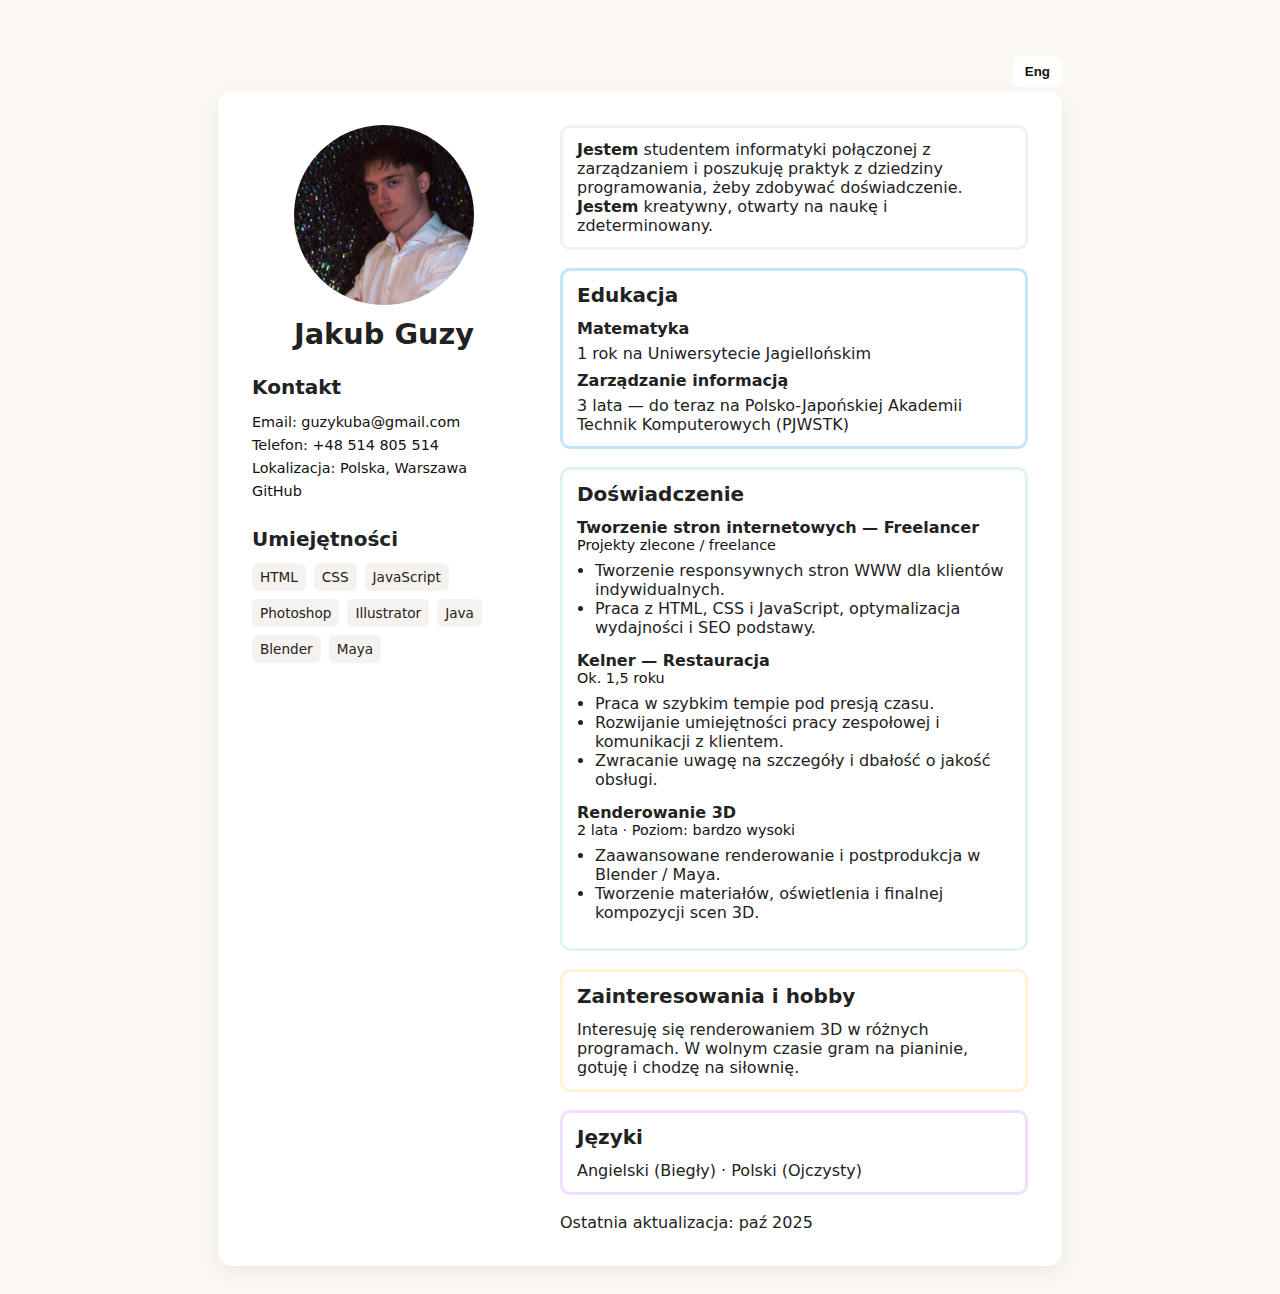
<file: index.html>
<!doctype html>
<html lang="en">
<head>
	<meta charset="utf-8">
	<meta name="viewport" content="width=device-width,initial-scale=1">
	<title>Your Name — CV</title>
	<meta name="description" content="Curriculum Vitae of Your Name">
	<link rel="stylesheet" href="styles.css">
</head>
<body>
	<div class="container">
		<div class="controls">
			<button id="langToggle" class="btn" aria-pressed="false">Eng</button>
		</div>

		<article class="cv-card" role="article" aria-label="Curriculum Vitae">
			<aside class="left" aria-label="Sidebar">
				<div class="avatar">
					<img src="IMG_9555.jpg" alt="Zdjęcie Jakuba" id="avatar">
				</div>
				<div class="name-under-photo" aria-hidden="false">
					Jakub Guzy
				</div>

				<div class="section" aria-labelledby="contact-heading">
					<h3 id="contact-heading" data-pl="Kontakt" data-en="Contact">Kontakt</h3>
					<div class="contact">
						<div><span class="c-label" data-pl="Email: " data-en="Email: ">Email: </span><a href="mailto:guzykuba@gmail.com">guzykuba@gmail.com</a></div>
						<div><span class="c-label" data-pl="Telefon: " data-en="Phone: ">Telefon: </span><a href="tel:+48514805514">+48 514 805 514</a></div>
						<div><span class="c-label" data-pl="Lokalizacja: " data-en="Location: ">Lokalizacja: </span>Polska, Warszawa</div>
						<div><a href="https://github.com/xlucifx" aria-label="GitHub" target="_blank" rel="noopener">GitHub</a></div>
					</div>
				</div>

				<div class="section" aria-labelledby="skills-heading">
					<h3 id="skills-heading" data-pl="Umiejętności" data-en="Skills">Umiejętności</h3>
					<div class="skill-list" aria-hidden="false">
						<span class="skill">HTML</span>
						<span class="skill">CSS</span>
						<span class="skill">JavaScript</span>
						<span class="skill">Photoshop</span>
						<span class="skill">Illustrator</span>
						<span class="skill">Java</span>
						<span class="skill">Blender</span>
						<span class="skill">Maya</span>
					</div>
				</div>

			</aside>

			<main class="right">
				<section class="summary" aria-labelledby="summary-heading">
					<h3 id="summary-heading" class="sr-only" data-pl="Profil" data-en="Profile">Profil</h3>
					<p id="profile" data-pl="<strong>Jestem</strong> studentem informatyki połączonej z zarządzaniem i poszukuję praktyk z dziedziny programowania, żeby zdobywać doświadczenie. Jestem kreatywny, otwarty na naukę i zdeterminowany." data-en="<strong>I am</strong> a Computer Science and Management student seeking programming internships to gain practical experience. I am creative, eager to learn, and determined."><strong>Jestem</strong> studentem informatyki połączonej z zarządzaniem i poszukuję praktyk z dziedziny programowania, żeby zdobywać doświadczenie. <strong>Jestem</strong> kreatywny, otwarty na naukę i zdeterminowany.</p>
				</section>

				<section class="section" aria-labelledby="education-heading">
					<h3 id="education-heading" data-pl="Edukacja" data-en="Education">Edukacja</h3>
					<div>
						<strong id="edu1-title" data-pl="Matematyka" data-en="Mathematics">Matematyka</strong>
						<div id="edu1-meta" class="muted" data-pl="1 rok na Uniwersytecie Jagiellońskim" data-en="1 year at the Jagiellonian University">1 rok na Uniwersytecie Jagiellońskim</div>
					</div>
					<div style="margin-top:8px">
						<strong id="edu2-title" data-pl="Zarządzanie informacją" data-en="Information Management">Zarządzanie informacją</strong>
						<div id="edu2-meta" class="muted" data-pl="3 lata — do teraz na Polsko-Japońskiej Akademii Technik Komputerowych (PJWSTK)" data-en="3 years — currently at the Polish-Japanese Academy of Information Technology (PJWSTK)">3 lata — do teraz na Polsko-Japońskiej Akademii Technik Komputerowych (PJWSTK)</div>
					</div>
				</section>

				<section class="section" aria-labelledby="experience-heading">
					<h3 id="experience-heading" data-pl="Doświadczenie" data-en="Experience">Doświadczenie</h3>

					<div class="job">
						<div id="role1" class="role" data-pl="Tworzenie stron internetowych — Freelancer" data-en="Website development — Freelancer">Tworzenie stron internetowych — Freelancer</div>
						<div id="meta1" class="meta" data-pl="Projekty zlecone / freelance" data-en="Commissioned projects / freelance">Projekty zlecone / freelance</div>
						<ul class="bullet">
							<li id="r1l1" data-pl="Tworzenie responsywnych stron WWW dla klientów indywidualnych." data-en="Creating responsive websites for individual clients.">Tworzenie responsywnych stron WWW dla klientów indywidualnych.</li>
							<li id="r1l2" data-pl="Praca z HTML, CSS i JavaScript i optymalizacja wydajności." data-en="Working with HTML, CSS and JavaScript; performance optimization and basic SEO.">Praca z HTML, CSS i JavaScript, optymalizacja wydajności i SEO podstawy.</li>
						</ul>
					</div>

					<div class="job">
						<div id="role2" class="role" data-pl="Kelner — Restauracja" data-en="Waiter — Restaurant">Kelner — Restauracja</div>
						<div id="meta2" class="meta" data-pl="Ok. 1,5 roku" data-en="~1.5 years">Ok. 1,5 roku</div>
						<ul class="bullet">
							<li id="r2l1" data-pl="Praca w szybkim tempie pod presją czasu." data-en="Working in a fast-paced, high-pressure environment.">Praca w szybkim tempie pod presją czasu.</li>
							<li id="r2l2" data-pl="Rozwijanie umiejętności pracy zespołowej i komunikacji z klientem." data-en="Developing teamwork and customer communication skills.">Rozwijanie umiejętności pracy zespołowej i komunikacji z klientem.</li>
							<li id="r2l3" data-pl="Zwracanie uwagę na szczegóły i dbałość o jakość obsługi." data-en="Attention to detail and commitment to service quality.">Zwracanie uwagę na szczegóły i dbałość o jakość obsługi.</li>
						</ul>
					</div>

					<div class="job">
						<div id="role3" class="role" data-pl="Renderowanie 3D" data-en="3D Rendering">Renderowanie 3D</div>
						<div id="meta3" class="meta" data-pl="2 lata · Poziom: bardzo wysoki" data-en="2 years · Level: advanced">2 lata · Poziom: bardzo wysoki</div>
						<ul class="bullet">
							<li id="r3l1" data-pl="Zaawansowane renderowanie i postprodukcja w Blender / Maya." data-en="Advanced rendering and post-production in Blender / Maya.">Zaawansowane renderowanie i postprodukcja w Blender / Maya.</li>
							<li id="r3l2" data-pl="Tworzenie materiałów, oświetlenia i finalnej kompozycji scen 3D." data-en="Creating materials, lighting and final composition of 3D scenes.">Tworzenie materiałów, oświetlenia i finalnej kompozycji scen 3D.</li>
						</ul>
					</div>
				</section>

				<section class="section" aria-labelledby="hobby-heading">
					<h3 id="hobby-heading" data-pl="Zainteresowania i hobby" data-en="Interests & hobbies">Zainteresowania i hobby</h3>
					<div id="hobby-meta" class="muted" data-pl="Interesuję się renderowaniem 3D w różnych programach. W wolnym czasie gram na pianinie, gotuję i chodzę na siłownię." data-en="I am interested in 3D rendering across various software. In my free time I play piano, cook and go to the gym.">Interesuję się renderowaniem 3D w różnych programach. W wolnym czasie gram na pianinie, gotuję i chodzę na siłownię.</div>
				</section>

				<section class="section" aria-labelledby="lang-heading">
					<h3 id="lang-heading" data-pl="Języki" data-en="Languages">Języki</h3>
					<div id="lang-meta" class="muted" data-pl="Angielski (Biegły) · Polski (Ojczysty)" data-en="English (Fluent) · Polish (Native)">Angielski (Biegły) · Polski (Ojczysty)</div>
				</section>

				<footer style="margin-top:18px" class="muted" id="cv-footer" data-pl="Ostatnia aktualizacja: paź 2025" data-en="Last updated: Oct 2025">Ostatnia aktualizacja: paź 2025</footer>
			</main>
		</article>
	</div>

	<script src="script.js"></script>

</body>
</html>
</file>
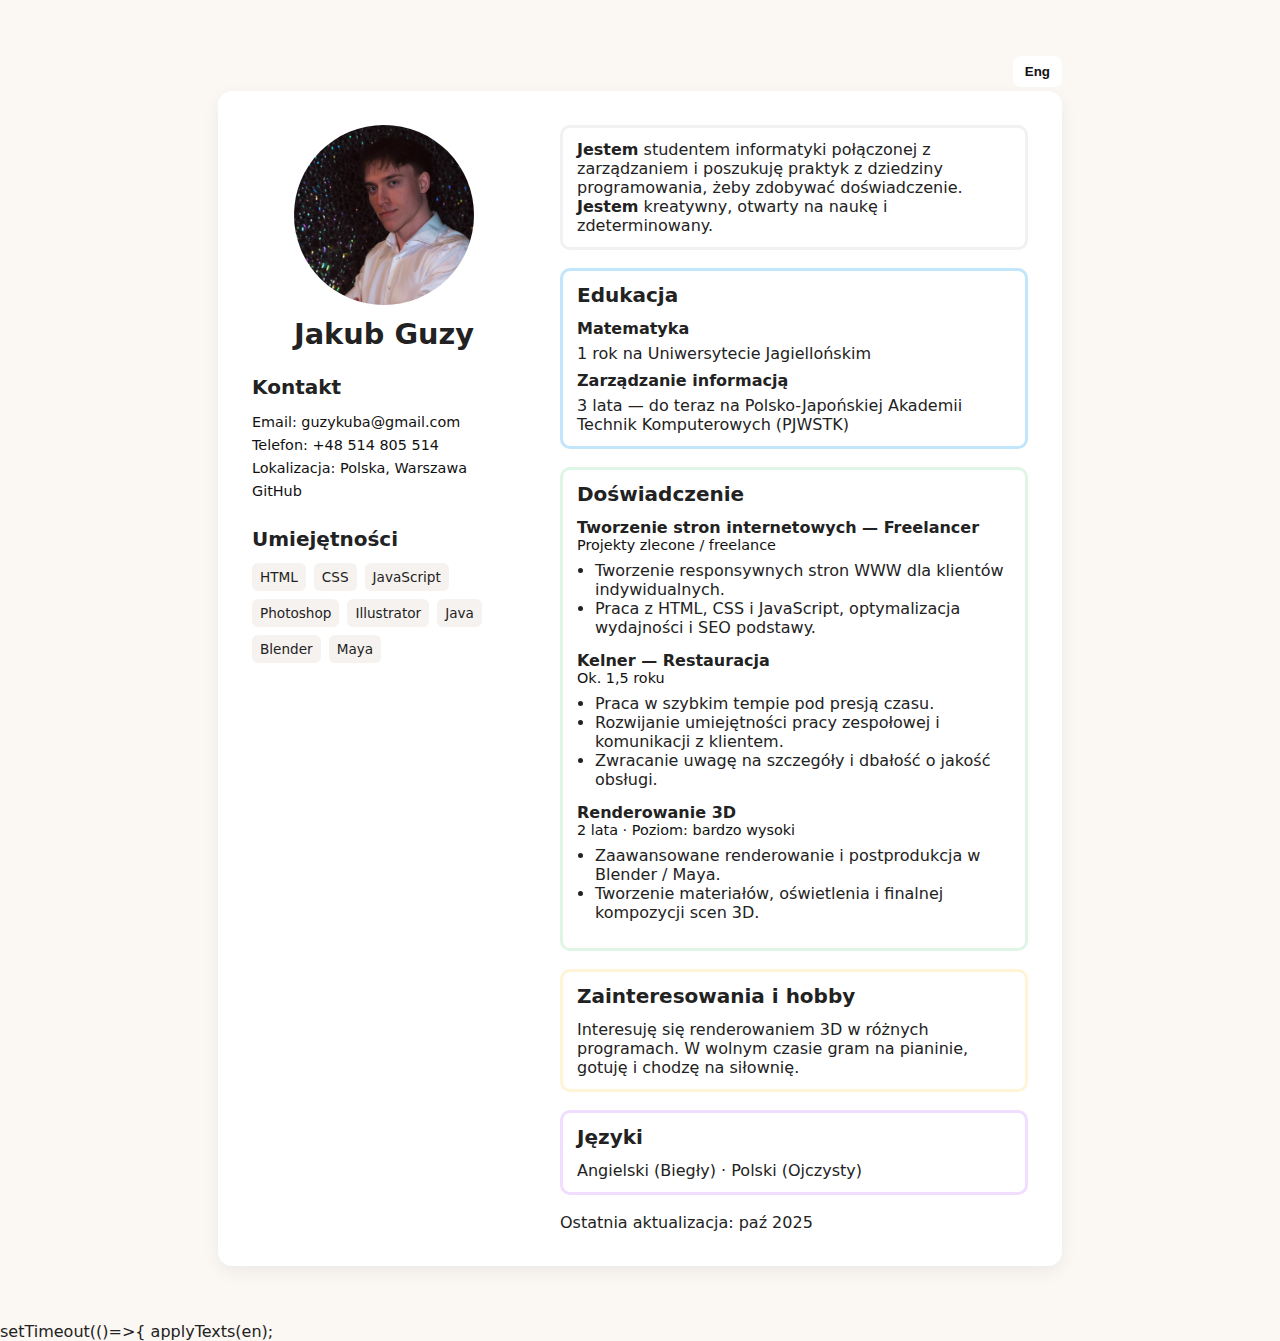
<file: cv.html>
<!doctype html>
<html lang="en">
<head>
	<meta charset="utf-8">
	<meta name="viewport" content="width=device-width,initial-scale=1">
	<title>Your Name — CV</title>
	<!doctype html>
	<html lang="en">
	<head>
		<meta charset="utf-8">
		<meta name="viewport" content="width=device-width,initial-scale=1">
		<title>Your Name — CV</title>
		<meta name="description" content="Curriculum Vitae of Your Name">
		<style>
			:root{
				--bg: #fbf7f3;
				--card: #ffffff;
				--skill-bg: #f6f2ef;
				--muted: #111111;
				--accent: #111111;
				--text: #222222;
				--glass: rgba(0,0,0,0.06);
				--btn-text: #ffffff;
				--max-width:900px;
				color-scheme: light;
				font-family: Inter, system-ui, -apple-system, "Segoe UI", Roboto, "Helvetica Neue", Arial;
			}
			*{box-sizing:border-box}
			html,body{height:100%;margin:0;background:var(--bg);color:var(--text);-webkit-font-smoothing:antialiased}
			.container{max-width:var(--max-width);margin:28px auto;padding:28px}

			.cv-card{display:grid;grid-template-columns:280px 1fr;gap:28px;background:var(--card);border-radius:14px;padding:26px;box-shadow:0 6px 18px rgba(16,24,40,0.06);overflow:visible}

			.left{padding:8px}
			.left .name-under-photo{ text-align:center; margin-top:12px; font-size:1.8rem; font-weight:600 }
			.avatar{width:100%;display:flex;justify-content:center}
			.avatar img{width:180px;height:180px;border-radius:50%;object-fit:cover;border:none;background:var(--card)}
			h1{font-size:1.6rem;margin:12px 0 2px}
			h2.title{font-size:1rem;color:var(--muted);margin:0 0 12px}
			.contact{font-size:0.9rem;color:var(--muted);line-height:1.6}
			.section{margin-top:24px}
			.section h3{font-size:1.25rem;margin:0 0 12px}
			.pill{display:inline-block;background:#eef7f7;color:var(--accent);padding:6px 10px;border-radius:999px;font-weight:600;font-size:0.85rem}

			.right{padding:8px}
			.summary{background:var(--card);padding:12px 14px;border-radius:10px;border:3px solid rgba(16,24,40,0.06);margin-bottom:18px}
			.summary p{margin:0}
			.sr-only{position:absolute;width:1px;height:1px;padding:0;margin:-1px;overflow:hidden;clip:rect(0,0,0,0);white-space:nowrap;border:0}
			.summary h3{font-size:1.9rem;margin:0 0 10px;font-weight:600}

			.job{margin-bottom:14px}
			.job .role{font-weight:700}
			.job .meta{font-size:0.9rem;color:var(--muted)}
			.bullet{margin:8px 0 0;padding-left:18px}
			.skill-list{display:flex;flex-wrap:wrap;gap:8px}
			.skill{background:var(--skill-bg);padding:6px 8px;border-radius:6px;font-size:0.85rem;color:var(--text)}

			@media (max-width:760px){
				.cv-card{grid-template-columns:1fr;gap:14px;padding:18px}
				.avatar img{width:140px;height:140px}
			}

			.muted{color:var(--text)}

			section[aria-labelledby="education-heading"],
			section[aria-labelledby="experience-heading"],
			section[aria-labelledby="hobby-heading"],
			section[aria-labelledby="lang-heading"]{
				border-radius:10px;
				padding:12px 14px;
				margin-top:18px;
				border-top:0;
				background:var(--card);
				position:relative;
				z-index:1;
				overflow:visible;
			}

			section[aria-labelledby="education-heading"],
			section[aria-labelledby="experience-heading"],
			section[aria-labelledby="hobby-heading"],
			section[aria-labelledby="lang-heading"],
			section[aria-labelledby="contact-heading"],
			section[aria-labelledby="skills-heading"],
			.summary{
				transition:transform .18s ease, box-shadow .18s ease;
				transform-origin:center top;
			}
			section[aria-labelledby="education-heading"]:hover,
			section[aria-labelledby="experience-heading"]:hover,
			section[aria-labelledby="hobby-heading"]:hover,
			section[aria-labelledby="lang-heading"]:hover,
			section[aria-labelledby="contact-heading"]:hover,
			section[aria-labelledby="skills-heading"]:hover,
			.summary:hover{
				transform: translateY(-3px) scale(1.01);
				box-shadow:0 14px 30px rgba(16,24,40,0.09);
			}

			section[aria-labelledby="education-heading"]{border:3px solid #c1e5fa}
			section[aria-labelledby="experience-heading"]{border:3px solid #dff6e6}
			section[aria-labelledby="hobby-heading"]{border:3px solid #fff4d6}
			section[aria-labelledby="lang-heading"]{border:3px solid #f0ddff}

			section[aria-labelledby="contact-heading"],
			section[aria-labelledby="skills-heading"]{
				background:var(--card);
				border-radius:10px;
				padding:12px 14px;
				margin-top:18px;
				box-shadow: 0 0 0 3px rgba(16,24,40,0.06);
			}
			section[aria-labelledby="contact-heading"]{border:3px solid #cfe8ff}
			section[aria-labelledby="skills-heading"]{border:3px solid #dff6e6}

			section[aria-labelledby="education-heading"] strong{display:block;font-size:1rem;margin-bottom:6px}
		a{color:var(--accent);text-decoration:none}
		.controls{display:flex;gap:8px;justify-content:flex-end}
			.btn{background:var(--accent);color:var(--btn-text);padding:8px 12px;border-radius:8px;border:0;cursor:pointer;font-weight:600}
			#langToggle{background:#ffffff;color:var(--accent);border:0;margin:0 0 4px 0;padding:8px 12px}
			[data-en]{transition:opacity .22s ease;opacity:1}
		.btn.secondary{background:transparent;color:var(--muted);border:1px solid rgba(255,255,255,0.06);}
		</style>
	</head>
	<body>
		<div class="container">
			<div class="controls">
				<button id="langToggle" class="btn" aria-pressed="false">Eng</button>
			</div>

			<article class="cv-card" role="article" aria-label="Curriculum Vitae">
				<aside class="left" aria-label="Sidebar">
					<div class="avatar">
						<img src="IMG_9555.jpg" alt="Zdjęcie Jakuba" id="avatar">
					</div>
					<div class="name-under-photo" aria-hidden="false">
						Jakub Guzy
					</div>

					<div class="section" aria-labelledby="contact-heading">
						<h3 id="contact-heading" data-pl="Kontakt" data-en="Contact">Kontakt</h3>
						<div class="contact">
							<div><span class="c-label" data-pl="Email: " data-en="Email: ">Email: </span><a href="mailto:guzykuba@gmail.com">guzykuba@gmail.com</a></div>
							<div><span class="c-label" data-pl="Telefon: " data-en="Phone: ">Telefon: </span><a href="tel:+48514805514">+48 514 805 514</a></div>
							<div><span class="c-label" data-pl="Lokalizacja: " data-en="Location: ">Lokalizacja: </span>Polska, Warszawa</div>
							<div><a href="https://github.com/xlucifx" aria-label="GitHub" target="_blank" rel="noopener">GitHub</a></div>
						</div>
					</div>

					<div class="section" aria-labelledby="skills-heading">
						<h3 id="skills-heading" data-pl="Umiejętności" data-en="Skills">Umiejętności</h3>
						<div class="skill-list" aria-hidden="false">
							<span class="skill">HTML</span>
							<span class="skill">CSS</span>
							<span class="skill">JavaScript</span>
							<span class="skill">Photoshop</span>
							<span class="skill">Illustrator</span>
							<span class="skill">Java</span>
							<span class="skill">Blender</span>
							<span class="skill">Maya</span>
						</div>
					</div>

				</aside>

				<main class="right">
					<section class="summary" aria-labelledby="summary-heading">
						<h3 id="summary-heading" class="sr-only" data-pl="Profil" data-en="Profile">Profil</h3>
						<p id="profile" data-pl="<strong>Jestem</strong> studentem informatyki połączonej z zarządzaniem i poszukuję praktyk z dziedziny programowania, żeby zdobywać doświadczenie. Jestem kreatywny, otwarty na naukę i zdeterminowany." data-en="<strong>I am</strong> a Computer Science and Management student seeking programming internships to gain practical experience. I am creative, eager to learn, and determined."><strong>Jestem</strong> studentem informatyki połączonej z zarządzaniem i poszukuję praktyk z dziedziny programowania, żeby zdobywać doświadczenie. <strong>Jestem</strong> kreatywny, otwarty na naukę i zdeterminowany.</p>
					</section>

					<section class="section" aria-labelledby="education-heading">
						<h3 id="education-heading" data-pl="Edukacja" data-en="Education">Edukacja</h3>
						<div>
							<strong id="edu1-title" data-pl="Matematyka" data-en="Mathematics">Matematyka</strong>
							<div id="edu1-meta" class="muted" data-pl="1 rok na Uniwersytecie Jagiellońskim" data-en="1 year at the Jagiellonian University">1 rok na Uniwersytecie Jagiellońskim</div>
						</div>
						<div style="margin-top:8px">
							<strong id="edu2-title" data-pl="Zarządzanie informacją" data-en="Information Management">Zarządzanie informacją</strong>
							<div id="edu2-meta" class="muted" data-pl="3 lata — do teraz na Polsko-Japońskiej Akademii Technik Komputerowych (PJWSTK)" data-en="3 years — currently at the Polish-Japanese Academy of Information Technology (PJWSTK)">3 lata — do teraz na Polsko-Japońskiej Akademii Technik Komputerowych (PJWSTK)</div>
						</div>
					</section>

					<section class="section" aria-labelledby="experience-heading">
						<h3 id="experience-heading" data-pl="Doświadczenie" data-en="Experience">Doświadczenie</h3>

						<div class="job">
							<div id="role1" class="role" data-pl="Tworzenie stron internetowych — Freelancer" data-en="Website development — Freelancer">Tworzenie stron internetowych — Freelancer</div>
							<div id="meta1" class="meta" data-pl="Projekty zlecone / freelance" data-en="Commissioned projects / freelance">Projekty zlecone / freelance</div>
							<ul class="bullet">
								<li id="r1l1" data-pl="Tworzenie responsywnych stron WWW dla klientów indywidualnych." data-en="Creating responsive websites for individual clients.">Tworzenie responsywnych stron WWW dla klientów indywidualnych.</li>
								<li id="r1l2" data-pl="Praca z HTML, CSS i JavaScript i optymalizacja wydajności." data-en="Working with HTML, CSS and JavaScript; performance optimization and basic SEO.">Praca z HTML, CSS i JavaScript, optymalizacja wydajności i SEO podstawy.</li>
							</ul>
						</div>

						<div class="job">
							<div id="role2" class="role" data-pl="Kelner — Restauracja" data-en="Waiter — Restaurant">Kelner — Restauracja</div>
							<div id="meta2" class="meta" data-pl="Ok. 1,5 roku" data-en="~1.5 years">Ok. 1,5 roku</div>
							<ul class="bullet">
								<li id="r2l1" data-pl="Praca w szybkim tempie pod presją czasu." data-en="Working in a fast-paced, high-pressure environment.">Praca w szybkim tempie pod presją czasu.</li>
								<li id="r2l2" data-pl="Rozwijanie umiejętności pracy zespołowej i komunikacji z klientem." data-en="Developing teamwork and customer communication skills.">Rozwijanie umiejętności pracy zespołowej i komunikacji z klientem.</li>
								<li id="r2l3" data-pl="Zwracanie uwagę na szczegóły i dbałość o jakość obsługi." data-en="Attention to detail and commitment to service quality.">Zwracanie uwagę na szczegóły i dbałość o jakość obsługi.</li>
							</ul>
						</div>

						<div class="job">
							<div id="role3" class="role" data-pl="Renderowanie 3D" data-en="3D Rendering">Renderowanie 3D</div>
							<div id="meta3" class="meta" data-pl="2 lata · Poziom: bardzo wysoki" data-en="2 years · Level: advanced">2 lata · Poziom: bardzo wysoki</div>
							<ul class="bullet">
								<li id="r3l1" data-pl="Zaawansowane renderowanie i postprodukcja w Blender / Maya." data-en="Advanced rendering and post-production in Blender / Maya.">Zaawansowane renderowanie i postprodukcja w Blender / Maya.</li>
								<li id="r3l2" data-pl="Tworzenie materiałów, oświetlenia i finalnej kompozycji scen 3D." data-en="Creating materials, lighting and final composition of 3D scenes.">Tworzenie materiałów, oświetlenia i finalnej kompozycji scen 3D.</li>
							</ul>
						</div>
					</section>

					<section class="section" aria-labelledby="hobby-heading">
						<h3 id="hobby-heading" data-pl="Zainteresowania i hobby" data-en="Interests & hobbies">Zainteresowania i hobby</h3>
						<div id="hobby-meta" class="muted" data-pl="Interesuję się renderowaniem 3D w różnych programach. W wolnym czasie gram na pianinie, gotuję i chodzę na siłownię." data-en="I am interested in 3D rendering across various software. In my free time I play piano, cook and go to the gym.">Interesuję się renderowaniem 3D w różnych programach. W wolnym czasie gram na pianinie, gotuję i chodzę na siłownię.</div>
					</section>

					<section class="section" aria-labelledby="lang-heading">
						<h3 id="lang-heading" data-pl="Języki" data-en="Languages">Języki</h3>
						<div id="lang-meta" class="muted" data-pl="Angielski (Biegły) · Polski (Ojczysty)" data-en="English (Fluent) · Polish (Native)">Angielski (Biegły) · Polski (Ojczysty)</div>
					</section>

					<footer style="margin-top:18px" class="muted" id="cv-footer" data-pl="Ostatnia aktualizacja: paź 2025" data-en="Last updated: Oct 2025">Ostatnia aktualizacja: paź 2025</footer>
				</main>
			</article>
		</div>

		<script>
		(function(){
			const toggle = document.getElementById('langToggle');
			if(!toggle) return;
			const nodes = Array.from(document.querySelectorAll('[data-en]'));
			const DURATION = 220;

			function applyTexts(en){
				nodes.forEach(el=>{
					const tag = el.tagName.toLowerCase();
					const text = en ? el.getAttribute('data-en') : el.getAttribute('data-pl');
					if(text==null) return;
					if(tag === 'input' || tag === 'textarea') el.value = text;
					else el.innerHTML = text;
				});
			}

			function setLang(en, animated = true){
				if(!animated){
					applyTexts(en);
					toggle.textContent = en ? 'PL' : 'Eng';
					toggle.setAttribute('aria-pressed', en ? 'true':'false');
					localStorage.setItem('cv-lang', en ? 'en' : 'pl');
					return;
				}

				nodes.forEach(el=>{ el.style.transition = `opacity ${DURATION}ms ease`; el.style.opacity = '0'; });
				setTimeout(()=>{
					applyTexts(en);
					nodes.forEach(el=>{ el.style.opacity = '1'; });
					toggle.textContent = en ? 'PL' : 'Eng';
					toggle.setAttribute('aria-pressed', en ? 'true':'false');
					localStorage.setItem('cv-lang', en ? 'en' : 'pl');
				}, DURATION);
			}

			const saved = localStorage.getItem('cv-lang');
			if(saved === 'en') setLang(true, false);

			toggle.addEventListener('click', ()=>{
				const nowEn = localStorage.getItem('cv-lang') === 'en';
				setLang(!nowEn, true);
			});
		})();
		</script>

	</body>
	</html>
			setTimeout(()=>{

				applyTexts(en);
</file>
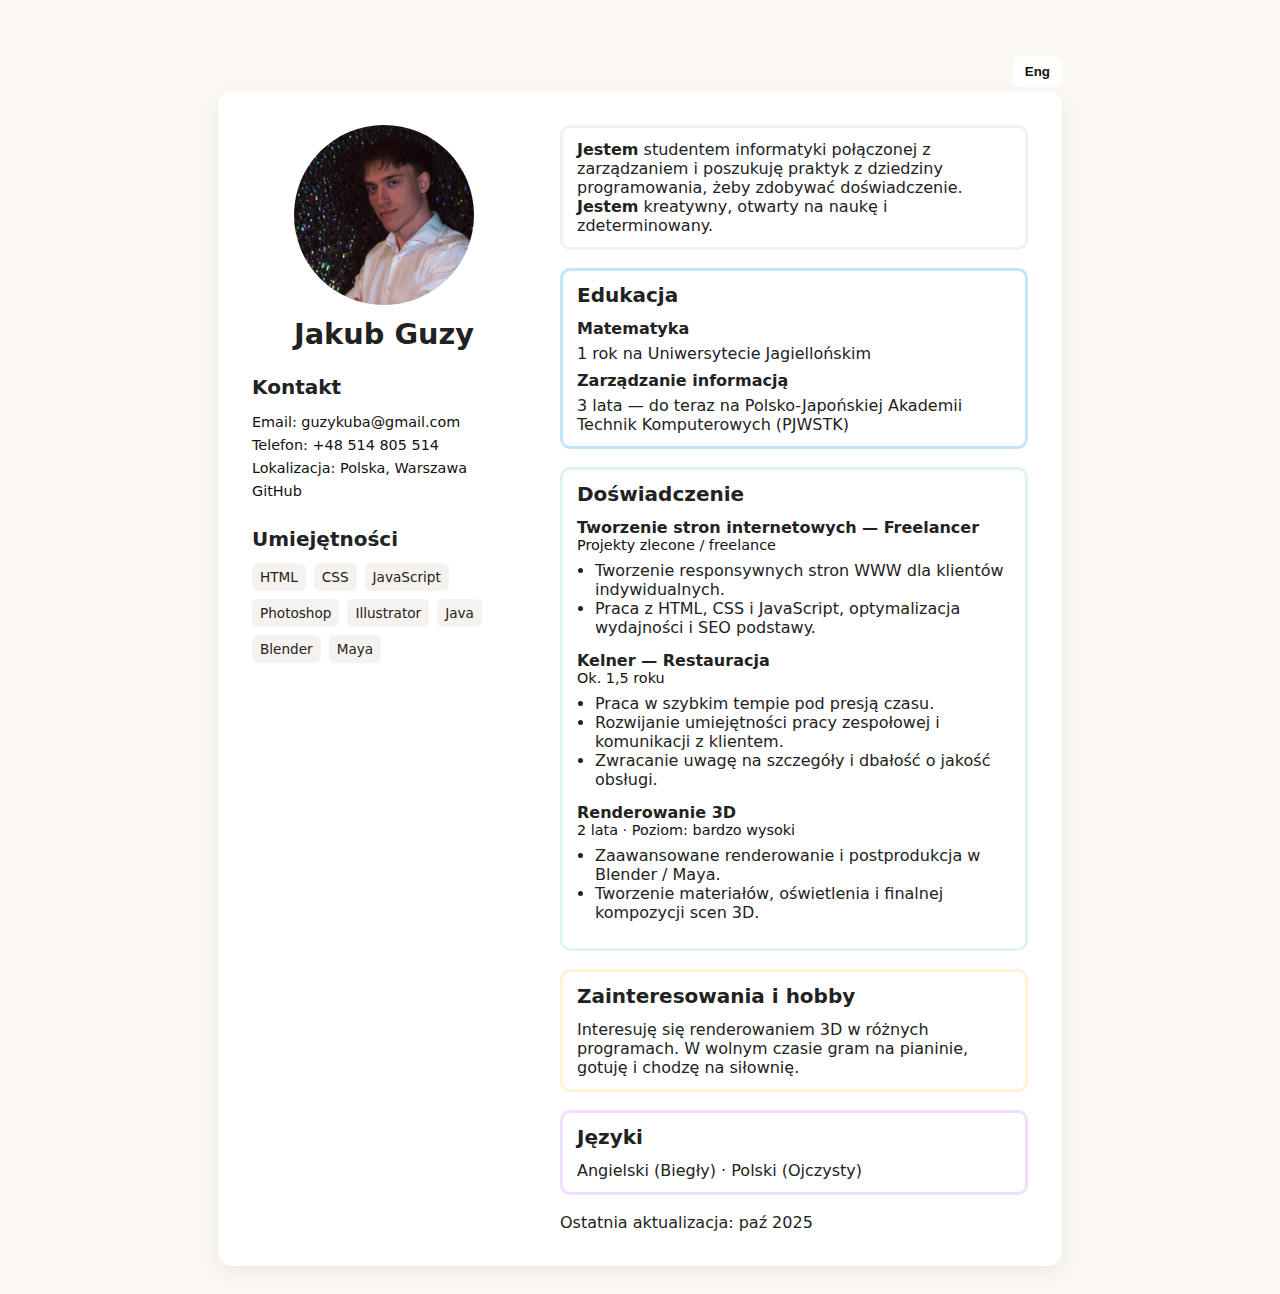
<file: cv/cv.html>
<!doctype html>
<html lang="en">
<head>
	<meta charset="utf-8">
	<meta name="viewport" content="width=device-width,initial-scale=1">
	<title>Your Name — CV</title>
	<meta name="description" content="Curriculum Vitae of Your Name">
	<style>
		/* Reset & base */
		:root{
			/* Light / all-white design with warm grey background */
			--bg: #fbf7f3;        /* very bright warm grey page background */
			--card: #ffffff;      /* main card and white areas */
			--skill-bg: #f6f2ef;  /* light warm grey for skill boxes */
			--muted: #111111;     /* keep text black as requested */
			--accent: #111111;    /* links/text accents - black */
			--text: #222222;      /* main text: slightly lighter very-dark-grey */
			--glass: rgba(0,0,0,0.06); /* subtle border for avatar */
			--btn-text: #ffffff;
			--max-width:900px;
			color-scheme: light;
			font-family: Inter, system-ui, -apple-system, "Segoe UI", Roboto, "Helvetica Neue", Arial;
		}
		*{box-sizing:border-box}
		html,body{height:100%;margin:0;background:var(--bg);color:var(--text);-webkit-font-smoothing:antialiased}
		.container{max-width:var(--max-width);margin:28px auto;padding:28px}

		/* Card */
		.cv-card{display:grid;grid-template-columns:280px 1fr;gap:28px;background:var(--card);border-radius:14px;padding:26px;box-shadow:0 6px 18px rgba(16,24,40,0.06);overflow:visible}

		/* Left column */
		.left{padding:8px}
		.left .name-under-photo{ text-align:center; margin-top:12px; font-size:1.8rem; font-weight:600 }
		.avatar{width:100%;display:flex;justify-content:center}
		.avatar img{width:180px;height:180px;border-radius:50%;object-fit:cover;border:none;background:var(--card)}
		h1{font-size:1.6rem;margin:12px 0 2px}
		h2.title{font-size:1rem;color:var(--muted);margin:0 0 12px}
		.contact{font-size:0.9rem;color:var(--muted);line-height:1.6}
		.section{margin-top:24px}
		/* Make section headings larger than inline strong labels like 'Matematyka' */
		.section h3{font-size:1.25rem;margin:0 0 12px}
		.pill{display:inline-block;background:#eef7f7;color:var(--accent);padding:6px 10px;border-radius:999px;font-weight:600;font-size:0.85rem}

		/* Right column */
		.right{padding:8px}
		.summary{background:var(--card);padding:12px 14px;border-radius:10px;border:3px solid rgba(16,24,40,0.06);margin-bottom:18px}
		.summary p{margin:0}
		/* assistive class for accessible but visually-hidden headings */
		.sr-only{position:absolute;width:1px;height:1px;padding:0;margin:-1px;overflow:hidden;clip:rect(0,0,0,0);white-space:nowrap;border:0}
		/* Name above the profile: slightly larger font, reduced weight */
		.summary h3{font-size:1.9rem;margin:0 0 10px;font-weight:600}

		.job{margin-bottom:14px}
		.job .role{font-weight:700}
		.job .meta{font-size:0.9rem;color:var(--muted)}
		.bullet{margin:8px 0 0;padding-left:18px}
		.skill-list{display:flex;flex-wrap:wrap;gap:8px}
		.skill{background:var(--skill-bg);padding:6px 8px;border-radius:6px;font-size:0.85rem;color:var(--text)}

		/* Print styles removed per user request */

		/* Responsive */
		@media (max-width:760px){
			.cv-card{grid-template-columns:1fr;gap:14px;padding:18px}
			.avatar img{width:140px;height:140px}
		}

		/* Small utilities */
		.muted{color:var(--text)}


		/* Highlighted colored rounded borders for specific major sections */
		section[aria-labelledby="education-heading"],
		section[aria-labelledby="experience-heading"],
		section[aria-labelledby="hobby-heading"],
		section[aria-labelledby="lang-heading"]{
			border-radius:10px;
			padding:12px 14px;
			margin-top:18px;
			/* remove dashed top rule from .right .section for these and use card background so border is visible */
			border-top:0;
			background:var(--card);
			position:relative; /* ensure borders are drawn above other layers */
			z-index:1;
			overflow:visible;
		}

		/* subtle hover scale for all bordered sections + summary */
		section[aria-labelledby="education-heading"],
		section[aria-labelledby="experience-heading"],
		section[aria-labelledby="hobby-heading"],
		section[aria-labelledby="lang-heading"],
		section[aria-labelledby="contact-heading"],
		section[aria-labelledby="skills-heading"],
		.summary{
			transition:transform .18s ease, box-shadow .18s ease;
			transform-origin:center top;
		}
		section[aria-labelledby="education-heading"]:hover,
		section[aria-labelledby="experience-heading"]:hover,
		section[aria-labelledby="hobby-heading"]:hover,
		section[aria-labelledby="lang-heading"]:hover,
		section[aria-labelledby="contact-heading"]:hover,
		section[aria-labelledby="skills-heading"]:hover,
		.summary:hover{
			transform: translateY(-3px) scale(1.01);
			box-shadow:0 14px 30px rgba(16,24,40,0.09);
		}

		/* Individual border colors (thin, subtle) */
		section[aria-labelledby="education-heading"]{border:3px solid #c1e5fa}
		section[aria-labelledby="experience-heading"]{border:3px solid #dff6e6}
		section[aria-labelledby="hobby-heading"]{border:3px solid #fff4d6}
		section[aria-labelledby="lang-heading"]{border:3px solid #f0ddff}

		/* Box style for contact and skills in the left column (match summary style) */
		section[aria-labelledby="contact-heading"],
		section[aria-labelledby="skills-heading"]{
			background:var(--card);
			border-radius:10px;
			padding:12px 14px;
			margin-top:18px;
			/* subtle outer gray edge similar to .summary */
			box-shadow: 0 0 0 3px rgba(16,24,40,0.06);
		}
		section[aria-labelledby="contact-heading"]{border:3px solid #cfe8ff}
		section[aria-labelledby="skills-heading"]{border:3px solid #dff6e6}

		/* Education strong labels slightly smaller than section headings */
		section[aria-labelledby="education-heading"] strong{display:block;font-size:1rem;margin-bottom:6px}
	a{color:var(--accent);text-decoration:none}
	.controls{display:flex;gap:8px;justify-content:flex-end}
		.btn{background:var(--accent);color:var(--btn-text);padding:8px 12px;border-radius:8px;border:0;cursor:pointer;font-weight:600}
		/* style specifically for the language toggle button: white background + small right margin */
		#langToggle{background:#ffffff;color:var(--accent);border:0;margin:0 0 4px 0;padding:8px 12px}
		/* enable smooth fade when swapping language text */
		[data-en]{transition:opacity .22s ease;opacity:1}
	.btn.secondary{background:transparent;color:var(--muted);border:1px solid rgba(255,255,255,0.06);}
	</style>
</head>
<body>
	<div class="container">
		<div class="controls">
			<button id="langToggle" class="btn" aria-pressed="false">Eng</button>
		</div>

		<article class="cv-card" role="article" aria-label="Curriculum Vitae">
			<aside class="left" aria-label="Sidebar">
				<div class="avatar">
					<img src="IMG_9555.jpg" alt="Zdjęcie Jakuba" id="avatar">
				</div>
				<div class="name-under-photo" aria-hidden="false">
					Jakub Guzy
				</div>

				<div class="section" aria-labelledby="contact-heading">
					<h3 id="contact-heading" data-pl="Kontakt" data-en="Contact">Kontakt</h3>
					<div class="contact">
						<div><span class="c-label" data-pl="Email: " data-en="Email: ">Email: </span><a href="mailto:guzykuba@gmail.com">guzykuba@gmail.com</a></div>
						<div><span class="c-label" data-pl="Telefon: " data-en="Phone: ">Telefon: </span><a href="tel:+48514805514">+48 514 805 514</a></div>
						<div><span class="c-label" data-pl="Lokalizacja: " data-en="Location: ">Lokalizacja: </span>Polska, Warszawa</div>
						<div><a href="https://github.com/xlucifx" aria-label="GitHub" target="_blank" rel="noopener">GitHub</a></div>
					</div>
				</div>

				<div class="section" aria-labelledby="skills-heading">
					<h3 id="skills-heading" data-pl="Umiejętności" data-en="Skills">Umiejętności</h3>
					<div class="skill-list" aria-hidden="false">
						<span class="skill">HTML</span>
						<span class="skill">CSS</span>
						<span class="skill">JavaScript</span>
						<span class="skill">Photoshop</span>
						<span class="skill">Illustrator</span>
						<span class="skill">Java</span>
						<span class="skill">Blender</span>
						<span class="skill">Maya</span>
					</div>
				</div>

				<!-- aside education removed (moved to main column) -->

			</aside>

			<main class="right">
				<section class="summary" aria-labelledby="summary-heading">
					<h3 id="summary-heading" class="sr-only" data-pl="Profil" data-en="Profile">Profil</h3>
					<p id="profile" data-pl="<strong>Jestem</strong> studentem informatyki połączonej z zarządzaniem i poszukuję praktyk z dziedziny programowania, żeby zdobywać doświadczenie. Jestem kreatywny, otwarty na naukę i zdeterminowany." data-en="<strong>I am</strong> a Computer Science and Management student seeking programming internships to gain practical experience. I am creative, eager to learn, and determined."><strong>Jestem</strong> studentem informatyki połączonej z zarządzaniem i poszukuję praktyk z dziedziny programowania, żeby zdobywać doświadczenie. <strong>Jestem</strong> kreatywny, otwarty na naukę i zdeterminowany.</p>
				</section>

				<section class="section" aria-labelledby="education-heading">
					<h3 id="education-heading" data-pl="Edukacja" data-en="Education">Edukacja</h3>
					<div>
						<strong id="edu1-title" data-pl="Matematyka" data-en="Mathematics">Matematyka</strong>
						<div id="edu1-meta" class="muted" data-pl="1 rok na Uniwersytecie Jagiellońskim" data-en="1 year at the Jagiellonian University">1 rok na Uniwersytecie Jagiellońskim</div>
					</div>
					<div style="margin-top:8px">
						<strong id="edu2-title" data-pl="Zarządzanie informacją" data-en="Information Management">Zarządzanie informacją</strong>
						<div id="edu2-meta" class="muted" data-pl="3 lata — do teraz na Polsko-Japońskiej Akademii Technik Komputerowych (PJWSTK)" data-en="3 years — currently at the Polish-Japanese Academy of Information Technology (PJWSTK)">3 lata — do teraz na Polsko-Japońskiej Akademii Technik Komputerowych (PJWSTK)</div>
					</div>
				</section>

				<section class="section" aria-labelledby="experience-heading">
					<h3 id="experience-heading" data-pl="Doświadczenie" data-en="Experience">Doświadczenie</h3>

					<div class="job">
						<div id="role1" class="role" data-pl="Tworzenie stron internetowych — Freelancer" data-en="Website development — Freelancer">Tworzenie stron internetowych — Freelancer</div>
						<div id="meta1" class="meta" data-pl="Projekty zlecone / freelance" data-en="Commissioned projects / freelance">Projekty zlecone / freelance</div>
						<ul class="bullet">
							<li id="r1l1" data-pl="Tworzenie responsywnych stron WWW dla klientów indywidualnych." data-en="Creating responsive websites for individual clients.">Tworzenie responsywnych stron WWW dla klientów indywidualnych.</li>
							<li id="r1l2" data-pl="Praca z HTML, CSS i JavaScript, optymalizacja wydajności i SEO podstawy." data-en="Working with HTML, CSS and JavaScript; performance optimization and basic SEO.">Praca z HTML, CSS i JavaScript, optymalizacja wydajności i SEO podstawy.</li>
						</ul>
					</div>

					<div class="job">
						<div id="role2" class="role" data-pl="Kelner — Restauracja" data-en="Waiter — Restaurant">Kelner — Restauracja</div>
						<div id="meta2" class="meta" data-pl="Ok. 1,5 roku" data-en="~1.5 years">Ok. 1,5 roku</div>
						<ul class="bullet">
							<li id="r2l1" data-pl="Praca w szybkim tempie pod presją czasu." data-en="Working in a fast-paced, high-pressure environment.">Praca w szybkim tempie pod presją czasu.</li>
							<li id="r2l2" data-pl="Rozwijanie umiejętności pracy zespołowej i komunikacji z klientem." data-en="Developing teamwork and customer communication skills.">Rozwijanie umiejętności pracy zespołowej i komunikacji z klientem.</li>
							<li id="r2l3" data-pl="Zwracanie uwagę na szczegóły i dbałość o jakość obsługi." data-en="Attention to detail and commitment to service quality.">Zwracanie uwagę na szczegóły i dbałość o jakość obsługi.</li>
						</ul>
					</div>

					<div class="job">
						<div id="role3" class="role" data-pl="Renderowanie 3D" data-en="3D Rendering">Renderowanie 3D</div>
						<div id="meta3" class="meta" data-pl="2 lata · Poziom: bardzo wysoki" data-en="2 years · Level: advanced">2 lata · Poziom: bardzo wysoki</div>
						<ul class="bullet">
							<li id="r3l1" data-pl="Zaawansowane renderowanie i postprodukcja w Blender / Maya." data-en="Advanced rendering and post-production in Blender / Maya.">Zaawansowane renderowanie i postprodukcja w Blender / Maya.</li>
							<li id="r3l2" data-pl="Tworzenie materiałów, oświetlenia i finalnej kompozycji scen 3D." data-en="Creating materials, lighting and final composition of 3D scenes.">Tworzenie materiałów, oświetlenia i finalnej kompozycji scen 3D.</li>
						</ul>
					</div>
				</section>

				<section class="section" aria-labelledby="hobby-heading">
					<h3 id="hobby-heading" data-pl="Zainteresowania i hobby" data-en="Interests & hobbies">Zainteresowania i hobby</h3>
					<div id="hobby-meta" class="muted" data-pl="Interesuję się renderowaniem 3D w różnych programach. W wolnym czasie gram na pianinie, gotuję i chodzę na siłownię." data-en="I am interested in 3D rendering across various software. In my free time I play piano, cook and go to the gym.">Interesuję się renderowaniem 3D w różnych programach. W wolnym czasie gram na pianinie, gotuję i chodzę na siłownię.</div>
				</section>

				<section class="section" aria-labelledby="lang-heading">
					<h3 id="lang-heading" data-pl="Języki" data-en="Languages">Języki</h3>
					<div id="lang-meta" class="muted" data-pl="Angielski (Biegły) · Polski (Ojczysty)" data-en="English (Fluent) · Polish (Native)">Angielski (Biegły) · Polski (Ojczysty)</div>
				</section>

				<footer style="margin-top:18px" class="muted" id="cv-footer" data-pl="Ostatnia aktualizacja: paź 2025" data-en="Last updated: Oct 2025">Ostatnia aktualizacja: paź 2025</footer>
			</main>
		</article>
	</div>


	<!-- language toggle script -->
	<script>
	(function(){
		const toggle = document.getElementById('langToggle');
		if(!toggle) return;
		const nodes = Array.from(document.querySelectorAll('[data-en]'));
		const DURATION = 220; // ms, match CSS

		function applyTexts(en){
			nodes.forEach(el=>{
				const tag = el.tagName.toLowerCase();
				const text = en ? el.getAttribute('data-en') : el.getAttribute('data-pl');
				if(text==null) return;
				if(tag === 'input' || tag === 'textarea') el.value = text;
				else el.innerHTML = text;
			});
		}

		function setLang(en, animated = true){
			if(!animated){
				applyTexts(en);
				toggle.textContent = en ? 'PL' : 'Eng';
				toggle.setAttribute('aria-pressed', en ? 'true':'false');
				localStorage.setItem('cv-lang', en ? 'en' : 'pl');
				return;
			}

			// fade out
			nodes.forEach(el=>{ el.style.transition = `opacity ${DURATION}ms ease`; el.style.opacity = '0'; });
			setTimeout(()=>{
				applyTexts(en);
				// fade in
				nodes.forEach(el=>{ el.style.opacity = '1'; });
				// update toggle + storage
				toggle.textContent = en ? 'PL' : 'Eng';
				toggle.setAttribute('aria-pressed', en ? 'true':'false');
				localStorage.setItem('cv-lang', en ? 'en' : 'pl');
			}, DURATION);
		}

		// initialize from storage (no animation on load)
		const saved = localStorage.getItem('cv-lang');
		if(saved === 'en') setLang(true, false);

		// toggle on click — read current state from storage
		toggle.addEventListener('click', ()=>{
			const nowEn = localStorage.getItem('cv-lang') === 'en';
			setLang(!nowEn, true);
		});
	})();
	</script>

	<!-- Holographic effect removed -->
</body>
</html>
</file>
<file: styles.css>
:root{
		--bg: #fbf7f3;
		--card: #ffffff;
		--skill-bg: #f6f2ef;
		--muted: #111111;
		--accent: #111111;
		--text: #222222;
		--glass: rgba(0,0,0,0.06);
		--btn-text: #ffffff;
		--max-width:900px;
		color-scheme: light;
		font-family: Inter, system-ui, -apple-system, "Segoe UI", Roboto, "Helvetica Neue", Arial;
	}
	*{box-sizing:border-box}
	html,body{height:100%;margin:0;background:var(--bg);color:var(--text);-webkit-font-smoothing:antialiased}
	.container{max-width:var(--max-width);margin:28px auto;padding:28px}

	.cv-card{display:grid;grid-template-columns:280px 1fr;gap:28px;background:var(--card);border-radius:14px;padding:26px;box-shadow:0 6px 18px rgba(16,24,40,0.06);overflow:visible}

	.left{padding:8px}
	.left .name-under-photo{ text-align:center; margin-top:12px; font-size:1.8rem; font-weight:600 }
	.avatar{width:100%;display:flex;justify-content:center}
	.avatar img{width:180px;height:180px;border-radius:50%;object-fit:cover;border:none;background:var(--card)}
	h1{font-size:1.6rem;margin:12px 0 2px}
	h2.title{font-size:1rem;color:var(--muted);margin:0 0 12px}
	.contact{font-size:0.9rem;color:var(--muted);line-height:1.6}
	.section{margin-top:24px}
	.section h3{font-size:1.25rem;margin:0 0 12px}
	.pill{display:inline-block;background:#eef7f7;color:var(--accent);padding:6px 10px;border-radius:999px;font-weight:600;font-size:0.85rem}

	.right{padding:8px}
	.summary{background:var(--card);padding:12px 14px;border-radius:10px;border:3px solid rgba(16,24,40,0.06);margin-bottom:18px}
	.summary p{margin:0}
	.sr-only{position:absolute;width:1px;height:1px;padding:0;margin:-1px;overflow:hidden;clip:rect(0,0,0,0);white-space:nowrap;border:0}
	.summary h3{font-size:1.9rem;margin:0 0 10px;font-weight:600}

	.job{margin-bottom:14px}
	.job .role{font-weight:700}
	.job .meta{font-size:0.9rem;color:var(--muted)}
	.bullet{margin:8px 0 0;padding-left:18px}
	.skill-list{display:flex;flex-wrap:wrap;gap:8px}
	.skill{background:var(--skill-bg);padding:6px 8px;border-radius:6px;font-size:0.85rem;color:var(--text)}

	@media (max-width:760px){
		.cv-card{grid-template-columns:1fr;gap:14px;padding:18px}
		.avatar img{width:140px;height:140px}
	}

	.muted{color:var(--text)}

	section[aria-labelledby="education-heading"],
	section[aria-labelledby="experience-heading"],
	section[aria-labelledby="hobby-heading"],
	section[aria-labelledby="lang-heading"]{
		border-radius:10px;
		padding:12px 14px;
		margin-top:18px;
		border-top:0;
		background:var(--card);
		position:relative;
		z-index:1;
		overflow:visible;
	}

	section[aria-labelledby="education-heading"],
	section[aria-labelledby="experience-heading"],
	section[aria-labelledby="hobby-heading"],
	section[aria-labelledby="lang-heading"],
	section[aria-labelledby="contact-heading"],
	section[aria-labelledby="skills-heading"],
	.summary{
		transition:transform .18s ease, box-shadow .18s ease;
		transform-origin:center top;
	}
	section[aria-labelledby="education-heading"]:hover,
	section[aria-labelledby="experience-heading"]:hover,
	section[aria-labelledby="hobby-heading"]:hover,
	section[aria-labelledby="lang-heading"]:hover,
	section[aria-labelledby="contact-heading"]:hover,
	section[aria-labelledby="skills-heading"]:hover,
	.summary:hover{
		transform: translateY(-3px) scale(1.01);
		box-shadow:0 14px 30px rgba(16,24,40,0.09);
	}

	section[aria-labelledby="education-heading"]{border:3px solid #c1e5fa}
	section[aria-labelledby="experience-heading"]{border:3px solid #dff6e6}
	section[aria-labelledby="hobby-heading"]{border:3px solid #fff4d6}
	section[aria-labelledby="lang-heading"]{border:3px solid #f0ddff}

	section[aria-labelledby="contact-heading"],
	section[aria-labelledby="skills-heading"]{
		background:var(--card);
		border-radius:10px;
		padding:12px 14px;
		margin-top:18px;
		box-shadow: 0 0 0 3px rgba(16,24,40,0.06);
	}
	section[aria-labelledby="contact-heading"]{border:3px solid #cfe8ff}
	section[aria-labelledby="skills-heading"]{border:3px solid #dff6e6}

	section[aria-labelledby="education-heading"] strong{display:block;font-size:1rem;margin-bottom:6px}
	a{color:var(--accent);text-decoration:none}
	.controls{display:flex;gap:8px;justify-content:flex-end}
		.btn{background:var(--accent);color:var(--btn-text);padding:8px 12px;border-radius:8px;border:0;cursor:pointer;font-weight:600}
		#langToggle{background:#ffffff;color:var(--accent);border:0;margin:0 0 4px 0;padding:8px 12px}
		[data-en]{transition:opacity .22s ease;opacity:1}
	.btn.secondary{background:transparent;color:var(--muted);border:1px solid rgba(255,255,255,0.06);}
</file>
